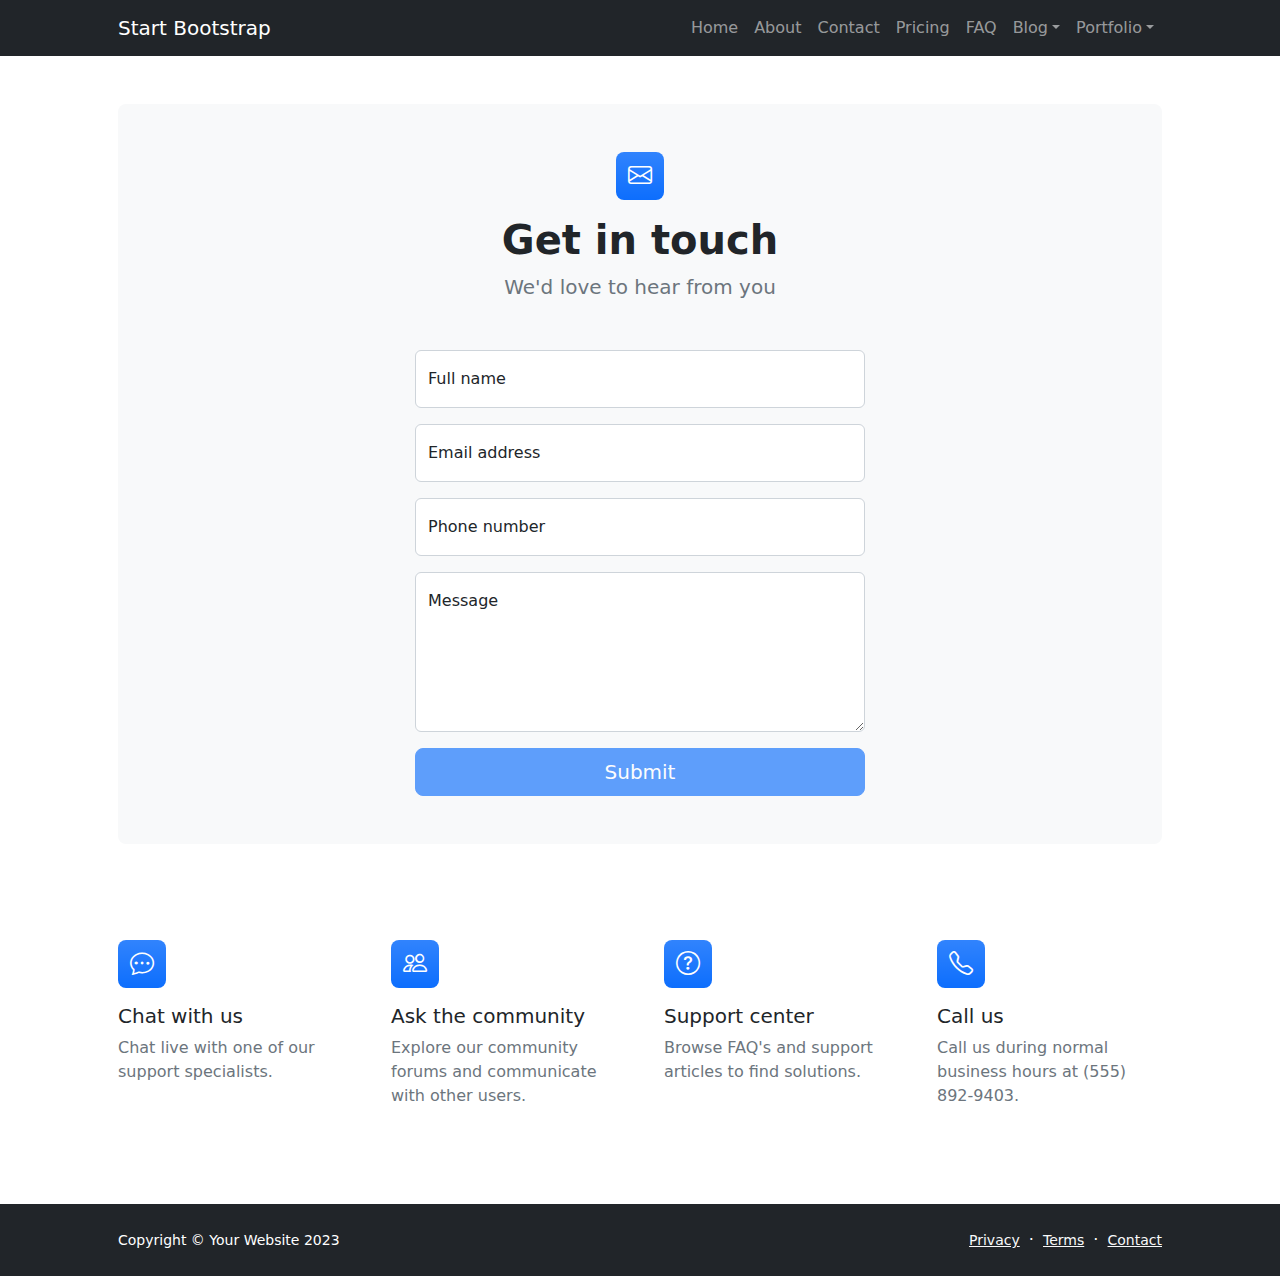
<file: Ordem-paranormal-main-sites prontos/Ordem-paranormal-main-sites prontos/Trabalho Autoria Web/startbootstrap-modern-business-gh-pages/contact.html>
<!DOCTYPE html>
<html lang="en">
    <head>
        <meta charset="utf-8" />
        <meta name="viewport" content="width=device-width, initial-scale=1, shrink-to-fit=no" />
        <meta name="description" content />
        <meta name="author" content />
        <title>Modern Business - Start Bootstrap Template</title>
        <!-- Favicon-->
        <link rel="icon" type="image/x-icon" href="assets/favicon.ico" />
        <!-- Bootstrap icons-->
        <link href="https://cdn.jsdelivr.net/npm/bootstrap-icons@1.5.0/font/bootstrap-icons.css" rel="stylesheet" />
        <!-- Core theme CSS (includes Bootstrap)-->
        <link href="css/styles.css" rel="stylesheet" />
    </head>
    <body class="d-flex flex-column">
        <main class="flex-shrink-0">
            <!-- Navigation-->
            <nav class="navbar navbar-expand-lg navbar-dark bg-dark">
                <div class="container px-5">
                    <a class="navbar-brand" href="index.html">Start Bootstrap</a>
                    <button class="navbar-toggler" type="button" data-bs-toggle="collapse" data-bs-target="#navbarSupportedContent" aria-controls="navbarSupportedContent" aria-expanded="false" aria-label="Toggle navigation"><span class="navbar-toggler-icon"></span></button>
                    <div class="collapse navbar-collapse" id="navbarSupportedContent">
                        <ul class="navbar-nav ms-auto mb-2 mb-lg-0">
                            <li class="nav-item"><a class="nav-link" href="index.html">Home</a></li>
                            <li class="nav-item"><a class="nav-link" href="about.html">About</a></li>
                            <li class="nav-item"><a class="nav-link" href="contact.html">Contact</a></li>
                            <li class="nav-item"><a class="nav-link" href="pricing.html">Pricing</a></li>
                            <li class="nav-item"><a class="nav-link" href="faq.html">FAQ</a></li>
                            <li class="nav-item dropdown">
                                <a class="nav-link dropdown-toggle" id="navbarDropdownBlog" href="#" role="button" data-bs-toggle="dropdown" aria-expanded="false">Blog</a>
                                <ul class="dropdown-menu dropdown-menu-end" aria-labelledby="navbarDropdownBlog">
                                    <li><a class="dropdown-item" href="blog-home.html">Blog Home</a></li>
                                    <li><a class="dropdown-item" href="blog-post.html">Blog Post</a></li>
                                </ul>
                            </li>
                            <li class="nav-item dropdown">
                                <a class="nav-link dropdown-toggle" id="navbarDropdownPortfolio" href="#" role="button" data-bs-toggle="dropdown" aria-expanded="false">Portfolio</a>
                                <ul class="dropdown-menu dropdown-menu-end" aria-labelledby="navbarDropdownPortfolio">
                                    <li><a class="dropdown-item" href="portfolio-overview.html">Portfolio Overview</a></li>
                                    <li><a class="dropdown-item" href="portfolio-item.html">Portfolio Item</a></li>
                                </ul>
                            </li>
                        </ul>
                    </div>
                </div>
            </nav>
            <!-- Page content-->
            <section class="py-5">
                <div class="container px-5">
                    <!-- Contact form-->
                    <div class="bg-light rounded-3 py-5 px-4 px-md-5 mb-5">
                        <div class="text-center mb-5">
                            <div class="feature bg-primary bg-gradient text-white rounded-3 mb-3"><i class="bi bi-envelope"></i></div>
                            <h1 class="fw-bolder">Get in touch</h1>
                            <p class="lead fw-normal text-muted mb-0">We'd love to hear from you</p>
                        </div>
                        <div class="row gx-5 justify-content-center">
                            <div class="col-lg-8 col-xl-6">
                                <!-- * * * * * * * * * * * * * * *-->
                                <!-- * * SB Forms Contact Form * *-->
                                <!-- * * * * * * * * * * * * * * *-->
                                <!-- This form is pre-integrated with SB Forms.-->
                                <!-- To make this form functional, sign up at-->
                                <!-- https://startbootstrap.com/solution/contact-forms-->
                                <!-- to get an API token!-->
                                <form id="contactForm" data-sb-form-api-token="API_TOKEN">
                                    <!-- Name input-->
                                    <div class="form-floating mb-3">
                                        <input class="form-control" id="name" type="text" placeholder="Enter your name..." data-sb-validations="required" />
                                        <label for="name">Full name</label>
                                        <div class="invalid-feedback" data-sb-feedback="name:required">A name is required.</div>
                                    </div>
                                    <!-- Email address input-->
                                    <div class="form-floating mb-3">
                                        <input class="form-control" id="email" type="email" placeholder="name@example.com" data-sb-validations="required,email" />
                                        <label for="email">Email address</label>
                                        <div class="invalid-feedback" data-sb-feedback="email:required">An email is required.</div>
                                        <div class="invalid-feedback" data-sb-feedback="email:email">Email is not valid.</div>
                                    </div>
                                    <!-- Phone number input-->
                                    <div class="form-floating mb-3">
                                        <input class="form-control" id="phone" type="tel" placeholder="(123) 456-7890" data-sb-validations="required" />
                                        <label for="phone">Phone number</label>
                                        <div class="invalid-feedback" data-sb-feedback="phone:required">A phone number is required.</div>
                                    </div>
                                    <!-- Message input-->
                                    <div class="form-floating mb-3">
                                        <textarea class="form-control" id="message" type="text" placeholder="Enter your message here..." style="height: 10rem" data-sb-validations="required"></textarea>
                                        <label for="message">Message</label>
                                        <div class="invalid-feedback" data-sb-feedback="message:required">A message is required.</div>
                                    </div>
                                    <!-- Submit success message-->
                                    <!---->
                                    <!-- This is what your users will see when the form-->
                                    <!-- has successfully submitted-->
                                    <div class="d-none" id="submitSuccessMessage">
                                        <div class="text-center mb-3">
                                            <div class="fw-bolder">Form submission successful!</div>
                                            To activate this form, sign up at
                                            <br />
                                            <a href="https://startbootstrap.com/solution/contact-forms">https://startbootstrap.com/solution/contact-forms</a>
                                        </div>
                                    </div>
                                    <!-- Submit error message-->
                                    <!---->
                                    <!-- This is what your users will see when there is-->
                                    <!-- an error submitting the form-->
                                    <div class="d-none" id="submitErrorMessage"><div class="text-center text-danger mb-3">Error sending message!</div></div>
                                    <!-- Submit Button-->
                                    <div class="d-grid"><button class="btn btn-primary btn-lg disabled" id="submitButton" type="submit">Submit</button></div>
                                </form>
                            </div>
                        </div>
                    </div>
                    <!-- Contact cards-->
                    <div class="row gx-5 row-cols-2 row-cols-lg-4 py-5">
                        <div class="col">
                            <div class="feature bg-primary bg-gradient text-white rounded-3 mb-3"><i class="bi bi-chat-dots"></i></div>
                            <div class="h5 mb-2">Chat with us</div>
                            <p class="text-muted mb-0">Chat live with one of our support specialists.</p>
                        </div>
                        <div class="col">
                            <div class="feature bg-primary bg-gradient text-white rounded-3 mb-3"><i class="bi bi-people"></i></div>
                            <div class="h5">Ask the community</div>
                            <p class="text-muted mb-0">Explore our community forums and communicate with other users.</p>
                        </div>
                        <div class="col">
                            <div class="feature bg-primary bg-gradient text-white rounded-3 mb-3"><i class="bi bi-question-circle"></i></div>
                            <div class="h5">Support center</div>
                            <p class="text-muted mb-0">Browse FAQ's and support articles to find solutions.</p>
                        </div>
                        <div class="col">
                            <div class="feature bg-primary bg-gradient text-white rounded-3 mb-3"><i class="bi bi-telephone"></i></div>
                            <div class="h5">Call us</div>
                            <p class="text-muted mb-0">Call us during normal business hours at (555) 892-9403.</p>
                        </div>
                    </div>
                </div>
            </section>
        </main>
        <!-- Footer-->
        <footer class="bg-dark py-4 mt-auto">
            <div class="container px-5">
                <div class="row align-items-center justify-content-between flex-column flex-sm-row">
                    <div class="col-auto"><div class="small m-0 text-white">Copyright &copy; Your Website 2023</div></div>
                    <div class="col-auto">
                        <a class="link-light small" href="#!">Privacy</a>
                        <span class="text-white mx-1">&middot;</span>
                        <a class="link-light small" href="#!">Terms</a>
                        <span class="text-white mx-1">&middot;</span>
                        <a class="link-light small" href="#!">Contact</a>
                    </div>
                </div>
            </div>
        </footer>
        <!-- Bootstrap core JS-->
        <script src="https://cdn.jsdelivr.net/npm/bootstrap@5.2.3/dist/js/bootstrap.bundle.min.js"></script>
        <!-- Core theme JS-->
        <script src="js/scripts.js"></script>
        <!-- * * * * * * * * * * * * * * * * * * * * * * * * * * * * * * * * * * * * * * * *-->
        <!-- * *                               SB Forms JS                               * *-->
        <!-- * * Activate your form at https://startbootstrap.com/solution/contact-forms * *-->
        <!-- * * * * * * * * * * * * * * * * * * * * * * * * * * * * * * * * * * * * * * * *-->
        <script src="https://cdn.startbootstrap.com/sb-forms-latest.js"></script>
    </body>
</html>
</file>
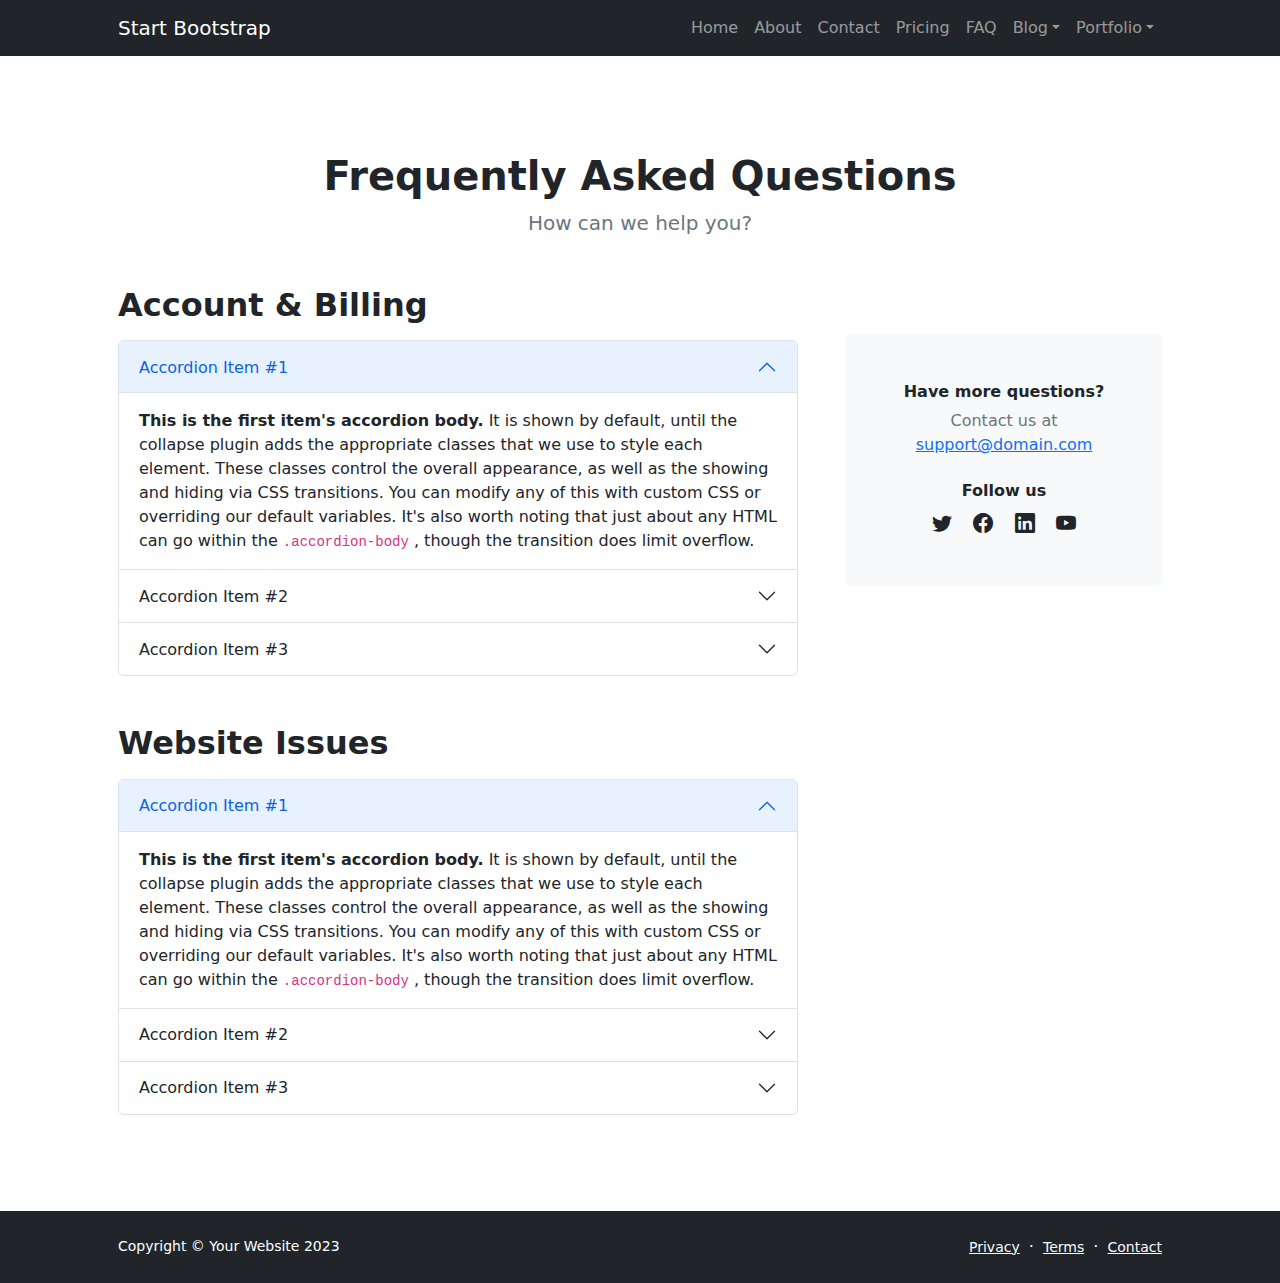
<file: Ordem-paranormal-main-sites prontos/Ordem-paranormal-main-sites prontos/Trabalho Autoria Web/startbootstrap-modern-business-gh-pages/faq.html>
<!DOCTYPE html>
<html lang="en">
    <head>
        <meta charset="utf-8" />
        <meta name="viewport" content="width=device-width, initial-scale=1, shrink-to-fit=no" />
        <meta name="description" content="" />
        <meta name="author" content="" />
        <title>Modern Business - Start Bootstrap Template</title>
        <!-- Favicon-->
        <link rel="icon" type="image/x-icon" href="assets/favicon.ico" />
        <!-- Bootstrap icons-->
        <link href="https://cdn.jsdelivr.net/npm/bootstrap-icons@1.5.0/font/bootstrap-icons.css" rel="stylesheet" />
        <!-- Core theme CSS (includes Bootstrap)-->
        <link href="css/styles.css" rel="stylesheet" />
    </head>
    <body class="d-flex flex-column h-100">
        <main class="flex-shrink-0">
            <!-- Navigation-->
            <nav class="navbar navbar-expand-lg navbar-dark bg-dark">
                <div class="container px-5">
                    <a class="navbar-brand" href="index.html">Start Bootstrap</a>
                    <button class="navbar-toggler" type="button" data-bs-toggle="collapse" data-bs-target="#navbarSupportedContent" aria-controls="navbarSupportedContent" aria-expanded="false" aria-label="Toggle navigation"><span class="navbar-toggler-icon"></span></button>
                    <div class="collapse navbar-collapse" id="navbarSupportedContent">
                        <ul class="navbar-nav ms-auto mb-2 mb-lg-0">
                            <li class="nav-item"><a class="nav-link" href="index.html">Home</a></li>
                            <li class="nav-item"><a class="nav-link" href="about.html">About</a></li>
                            <li class="nav-item"><a class="nav-link" href="contact.html">Contact</a></li>
                            <li class="nav-item"><a class="nav-link" href="pricing.html">Pricing</a></li>
                            <li class="nav-item"><a class="nav-link" href="faq.html">FAQ</a></li>
                            <li class="nav-item dropdown">
                                <a class="nav-link dropdown-toggle" id="navbarDropdownBlog" href="#" role="button" data-bs-toggle="dropdown" aria-expanded="false">Blog</a>
                                <ul class="dropdown-menu dropdown-menu-end" aria-labelledby="navbarDropdownBlog">
                                    <li><a class="dropdown-item" href="blog-home.html">Blog Home</a></li>
                                    <li><a class="dropdown-item" href="blog-post.html">Blog Post</a></li>
                                </ul>
                            </li>
                            <li class="nav-item dropdown">
                                <a class="nav-link dropdown-toggle" id="navbarDropdownPortfolio" href="#" role="button" data-bs-toggle="dropdown" aria-expanded="false">Portfolio</a>
                                <ul class="dropdown-menu dropdown-menu-end" aria-labelledby="navbarDropdownPortfolio">
                                    <li><a class="dropdown-item" href="portfolio-overview.html">Portfolio Overview</a></li>
                                    <li><a class="dropdown-item" href="portfolio-item.html">Portfolio Item</a></li>
                                </ul>
                            </li>
                        </ul>
                    </div>
                </div>
            </nav>
            <!-- Page Content-->
            <section class="py-5">
                <div class="container px-5 my-5">
                    <div class="text-center mb-5">
                        <h1 class="fw-bolder">Frequently Asked Questions</h1>
                        <p class="lead fw-normal text-muted mb-0">How can we help you?</p>
                    </div>
                    <div class="row gx-5">
                        <div class="col-xl-8">
                            <!-- FAQ Accordion 1-->
                            <h2 class="fw-bolder mb-3">Account &amp; Billing</h2>
                            <div class="accordion mb-5" id="accordionExample">
                                <div class="accordion-item">
                                    <h3 class="accordion-header" id="headingOne"><button class="accordion-button" type="button" data-bs-toggle="collapse" data-bs-target="#collapseOne" aria-expanded="true" aria-controls="collapseOne">Accordion Item #1</button></h3>
                                    <div class="accordion-collapse collapse show" id="collapseOne" aria-labelledby="headingOne" data-bs-parent="#accordionExample">
                                        <div class="accordion-body">
                                            <strong>This is the first item's accordion body.</strong>
                                            It is shown by default, until the collapse plugin adds the appropriate classes that we use to style each element. These classes control the overall appearance, as well as the showing and hiding via CSS transitions. You can modify any of this with custom CSS or overriding our default variables. It's also worth noting that just about any HTML can go within the
                                            <code>.accordion-body</code>
                                            , though the transition does limit overflow.
                                        </div>
                                    </div>
                                </div>
                                <div class="accordion-item">
                                    <h3 class="accordion-header" id="headingTwo"><button class="accordion-button collapsed" type="button" data-bs-toggle="collapse" data-bs-target="#collapseTwo" aria-expanded="false" aria-controls="collapseTwo">Accordion Item #2</button></h3>
                                    <div class="accordion-collapse collapse" id="collapseTwo" aria-labelledby="headingTwo" data-bs-parent="#accordionExample">
                                        <div class="accordion-body">
                                            <strong>This is the second item's accordion body.</strong>
                                            It is hidden by default, until the collapse plugin adds the appropriate classes that we use to style each element. These classes control the overall appearance, as well as the showing and hiding via CSS transitions. You can modify any of this with custom CSS or overriding our default variables. It's also worth noting that just about any HTML can go within the
                                            <code>.accordion-body</code>
                                            , though the transition does limit overflow.
                                        </div>
                                    </div>
                                </div>
                                <div class="accordion-item">
                                    <h3 class="accordion-header" id="headingThree"><button class="accordion-button collapsed" type="button" data-bs-toggle="collapse" data-bs-target="#collapseThree" aria-expanded="false" aria-controls="collapseThree">Accordion Item #3</button></h3>
                                    <div class="accordion-collapse collapse" id="collapseThree" aria-labelledby="headingThree" data-bs-parent="#accordionExample">
                                        <div class="accordion-body">
                                            <strong>This is the third item's accordion body.</strong>
                                            It is hidden by default, until the collapse plugin adds the appropriate classes that we use to style each element. These classes control the overall appearance, as well as the showing and hiding via CSS transitions. You can modify any of this with custom CSS or overriding our default variables. It's also worth noting that just about any HTML can go within the
                                            <code>.accordion-body</code>
                                            , though the transition does limit overflow.
                                        </div>
                                    </div>
                                </div>
                            </div>
                            <!-- FAQ Accordion 2-->
                            <h2 class="fw-bolder mb-3">Website Issues</h2>
                            <div class="accordion mb-5 mb-xl-0" id="accordionExample2">
                                <div class="accordion-item">
                                    <h3 class="accordion-header" id="headingOne"><button class="accordion-button" type="button" data-bs-toggle="collapse" data-bs-target="#collapseOne2" aria-expanded="true" aria-controls="collapseOne2">Accordion Item #1</button></h3>
                                    <div class="accordion-collapse collapse show" id="collapseOne2" aria-labelledby="headingOne" data-bs-parent="#accordionExample2">
                                        <div class="accordion-body">
                                            <strong>This is the first item's accordion body.</strong>
                                            It is shown by default, until the collapse plugin adds the appropriate classes that we use to style each element. These classes control the overall appearance, as well as the showing and hiding via CSS transitions. You can modify any of this with custom CSS or overriding our default variables. It's also worth noting that just about any HTML can go within the
                                            <code>.accordion-body</code>
                                            , though the transition does limit overflow.
                                        </div>
                                    </div>
                                </div>
                                <div class="accordion-item">
                                    <h3 class="accordion-header" id="headingTwo"><button class="accordion-button collapsed" type="button" data-bs-toggle="collapse" data-bs-target="#collapseTwo2" aria-expanded="false" aria-controls="collapseTwo2">Accordion Item #2</button></h3>
                                    <div class="accordion-collapse collapse" id="collapseTwo2" aria-labelledby="headingTwo" data-bs-parent="#accordionExample2">
                                        <div class="accordion-body">
                                            <strong>This is the second item's accordion body.</strong>
                                            It is hidden by default, until the collapse plugin adds the appropriate classes that we use to style each element. These classes control the overall appearance, as well as the showing and hiding via CSS transitions. You can modify any of this with custom CSS or overriding our default variables. It's also worth noting that just about any HTML can go within the
                                            <code>.accordion-body</code>
                                            , though the transition does limit overflow.
                                        </div>
                                    </div>
                                </div>
                                <div class="accordion-item">
                                    <h3 class="accordion-header" id="headingThree"><button class="accordion-button collapsed" type="button" data-bs-toggle="collapse" data-bs-target="#collapseThree2" aria-expanded="false" aria-controls="collapseThree2">Accordion Item #3</button></h3>
                                    <div class="accordion-collapse collapse" id="collapseThree2" aria-labelledby="headingThree" data-bs-parent="#accordionExample2">
                                        <div class="accordion-body">
                                            <strong>This is the third item's accordion body.</strong>
                                            It is hidden by default, until the collapse plugin adds the appropriate classes that we use to style each element. These classes control the overall appearance, as well as the showing and hiding via CSS transitions. You can modify any of this with custom CSS or overriding our default variables. It's also worth noting that just about any HTML can go within the
                                            <code>.accordion-body</code>
                                            , though the transition does limit overflow.
                                        </div>
                                    </div>
                                </div>
                            </div>
                        </div>
                        <div class="col-xl-4">
                            <div class="card border-0 bg-light mt-xl-5">
                                <div class="card-body p-4 py-lg-5">
                                    <div class="d-flex align-items-center justify-content-center">
                                        <div class="text-center">
                                            <div class="h6 fw-bolder">Have more questions?</div>
                                            <p class="text-muted mb-4">
                                                Contact us at
                                                <br />
                                                <a href="#!">support@domain.com</a>
                                            </p>
                                            <div class="h6 fw-bolder">Follow us</div>
                                            <a class="fs-5 px-2 link-dark" href="#!"><i class="bi-twitter"></i></a>
                                            <a class="fs-5 px-2 link-dark" href="#!"><i class="bi-facebook"></i></a>
                                            <a class="fs-5 px-2 link-dark" href="#!"><i class="bi-linkedin"></i></a>
                                            <a class="fs-5 px-2 link-dark" href="#!"><i class="bi-youtube"></i></a>
                                        </div>
                                    </div>
                                </div>
                            </div>
                        </div>
                    </div>
                </div>
            </section>
        </main>
        <!-- Footer-->
        <footer class="bg-dark py-4 mt-auto">
            <div class="container px-5">
                <div class="row align-items-center justify-content-between flex-column flex-sm-row">
                    <div class="col-auto"><div class="small m-0 text-white">Copyright &copy; Your Website 2023</div></div>
                    <div class="col-auto">
                        <a class="link-light small" href="#!">Privacy</a>
                        <span class="text-white mx-1">&middot;</span>
                        <a class="link-light small" href="#!">Terms</a>
                        <span class="text-white mx-1">&middot;</span>
                        <a class="link-light small" href="#!">Contact</a>
                    </div>
                </div>
            </div>
        </footer>
        <!-- Bootstrap core JS-->
        <script src="https://cdn.jsdelivr.net/npm/bootstrap@5.2.3/dist/js/bootstrap.bundle.min.js"></script>
        <!-- Core theme JS-->
        <script src="js/scripts.js"></script>
    </body>
</html>
</file>
